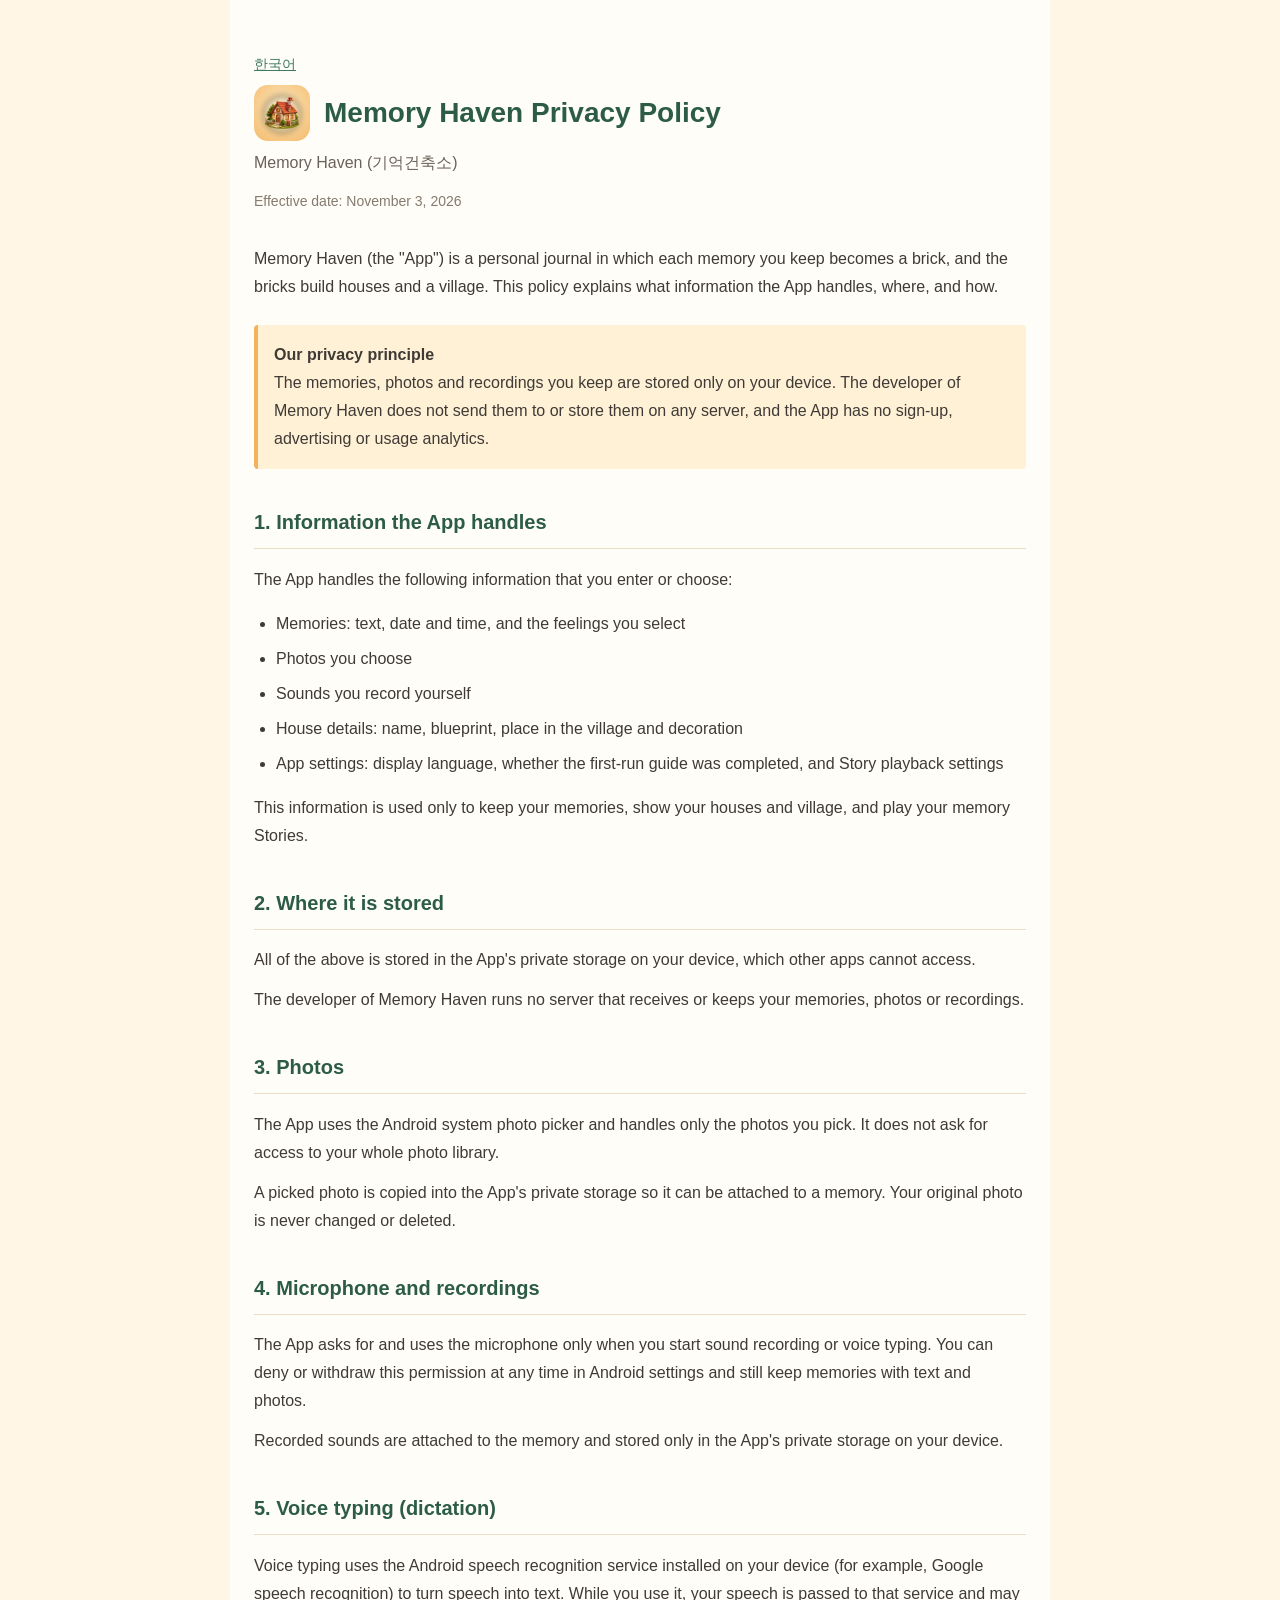
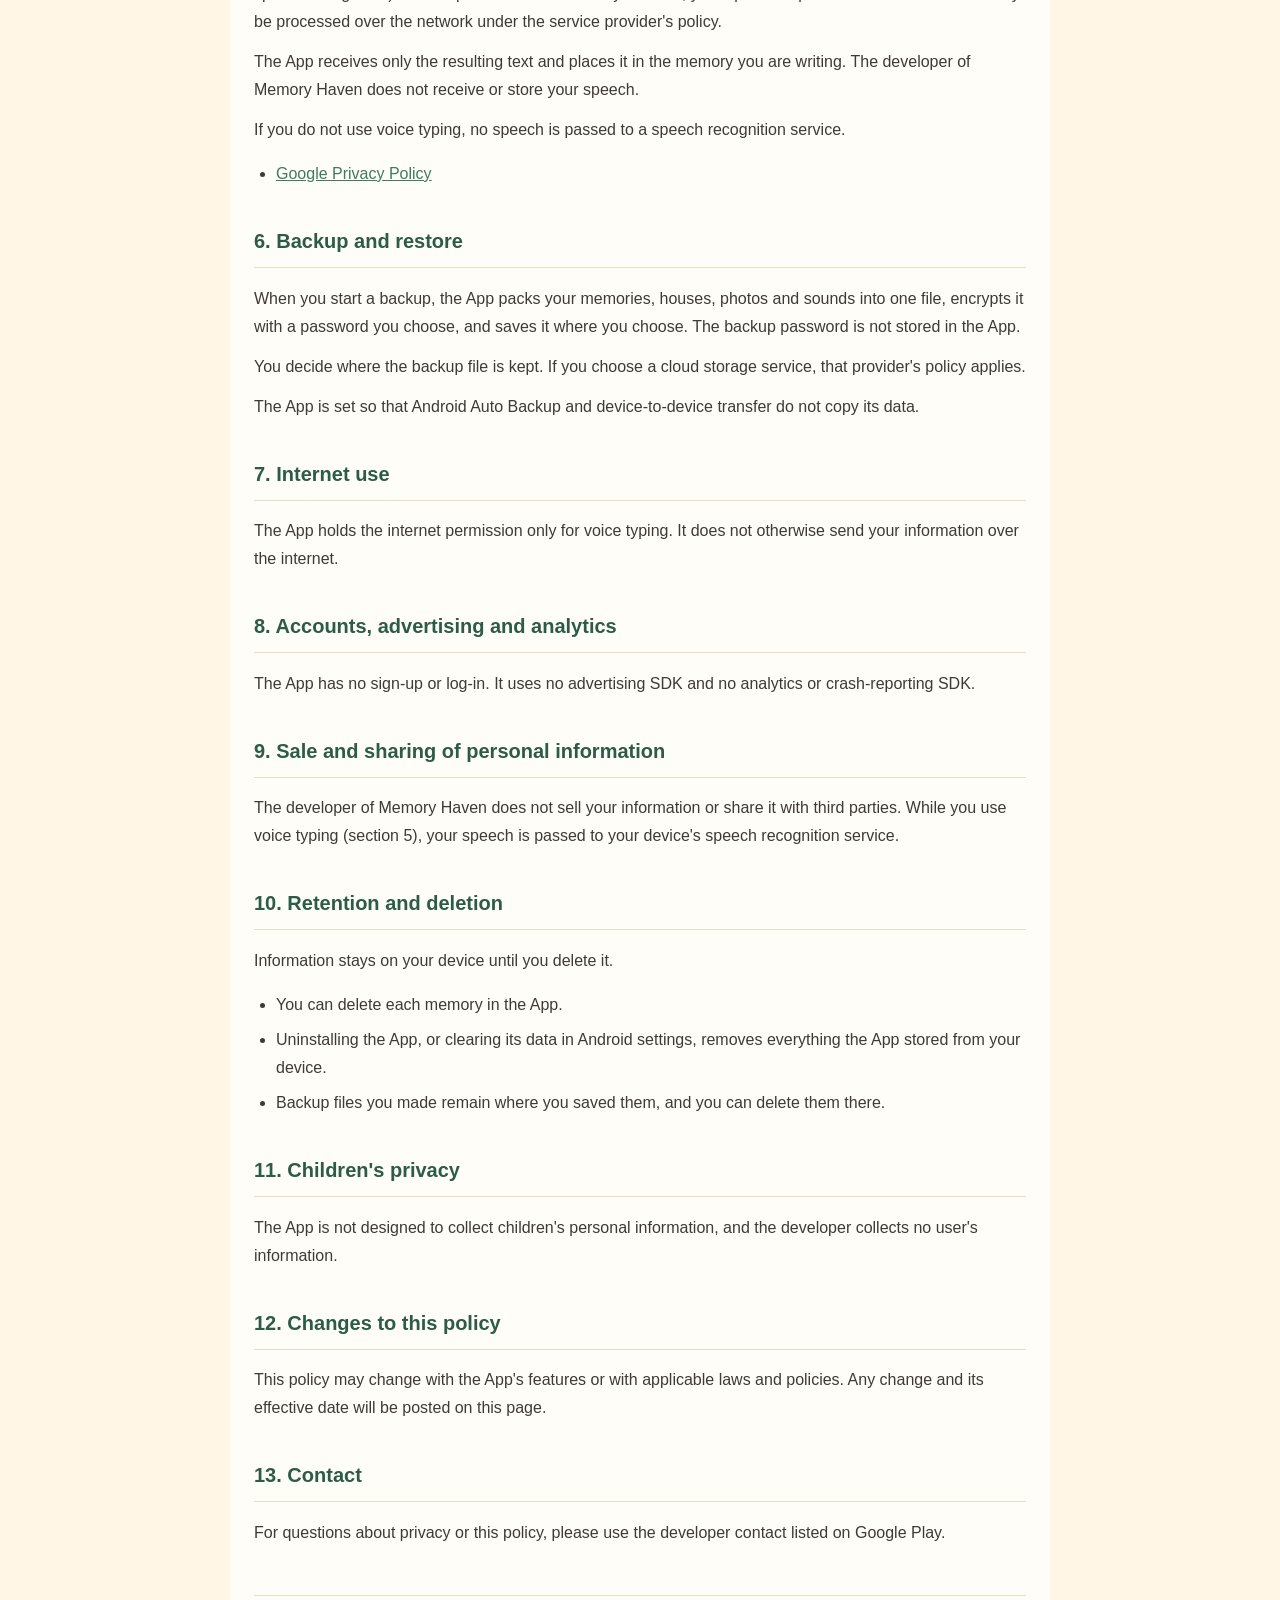
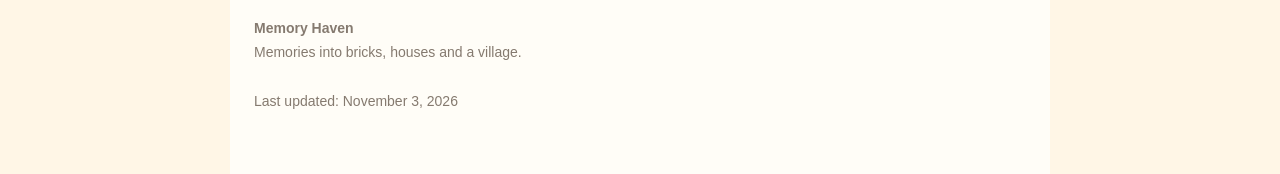
<file: index.html>
<!DOCTYPE html>
<html lang="en">
<head>
  <meta charset="UTF-8">
  <meta name="viewport" content="width=device-width, initial-scale=1.0">
  <meta name="description" content="Memory Haven privacy policy">
  <title>Memory Haven Privacy Policy</title>
  <link rel="stylesheet" href="style.css">
  <script>
    // Open the policy in the visitor's language when there is one.
    (function () {
      var pages = { ko: 'privacy-policy-ko.html', en: 'privacy-policy-en.html' };
      var langs = navigator.languages || [navigator.language || ''];
      for (var i = 0; i < langs.length; i++) {
        var code = String(langs[i]).toLowerCase().split('-')[0];
        if (pages[code]) {
          location.replace(pages[code]);
          return;
        }
      }
    })();
  </script>
</head>
<body>
<div class="container">
  <div class="brand">
    <img src="icon.png" alt="">
    <h1>Memory Haven · 기억건축소</h1>
  </div>
  <p class="subtitle">Privacy Policy · 개인정보처리방침</p>
  <div class="choices">
    <a href="privacy-policy-ko.html" hreflang="ko">한국어</a>
    <a href="privacy-policy-en.html" hreflang="en">English</a>
  </div>
</div>
</body>
</html>
</file>
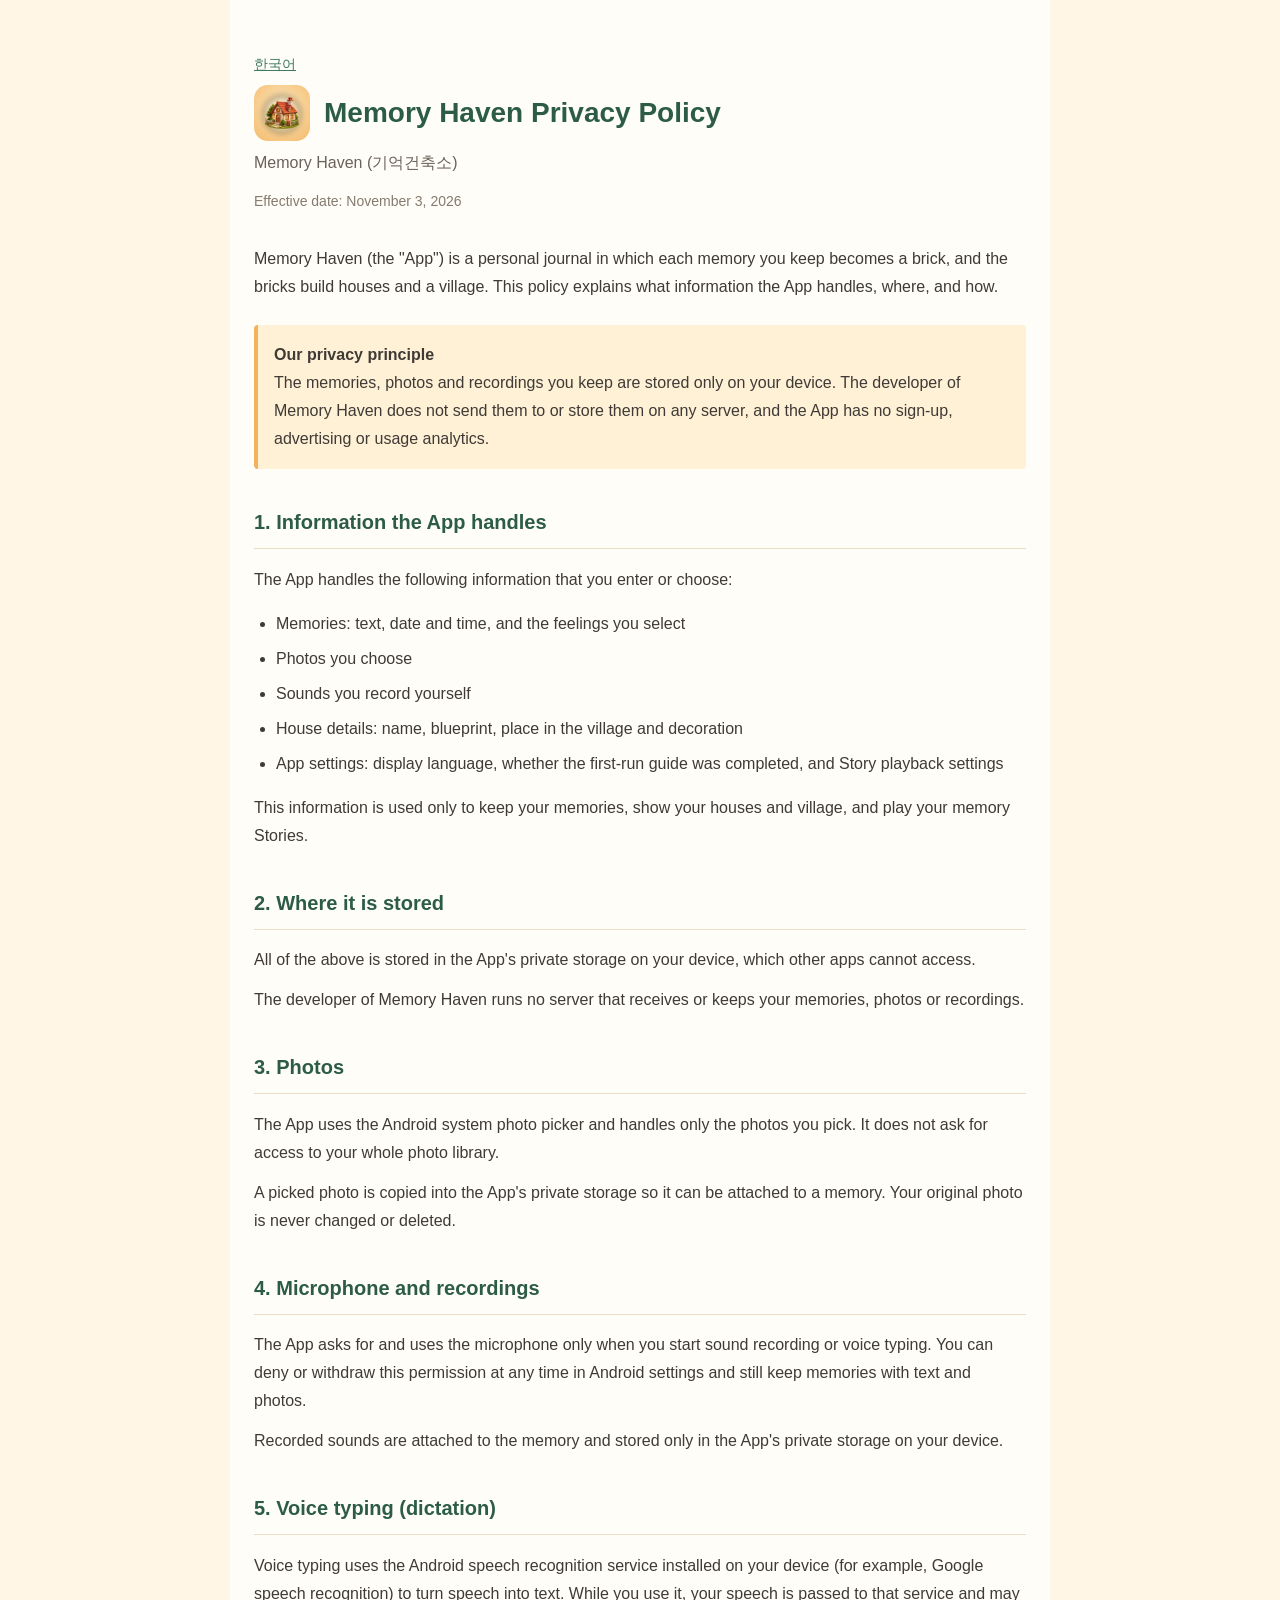
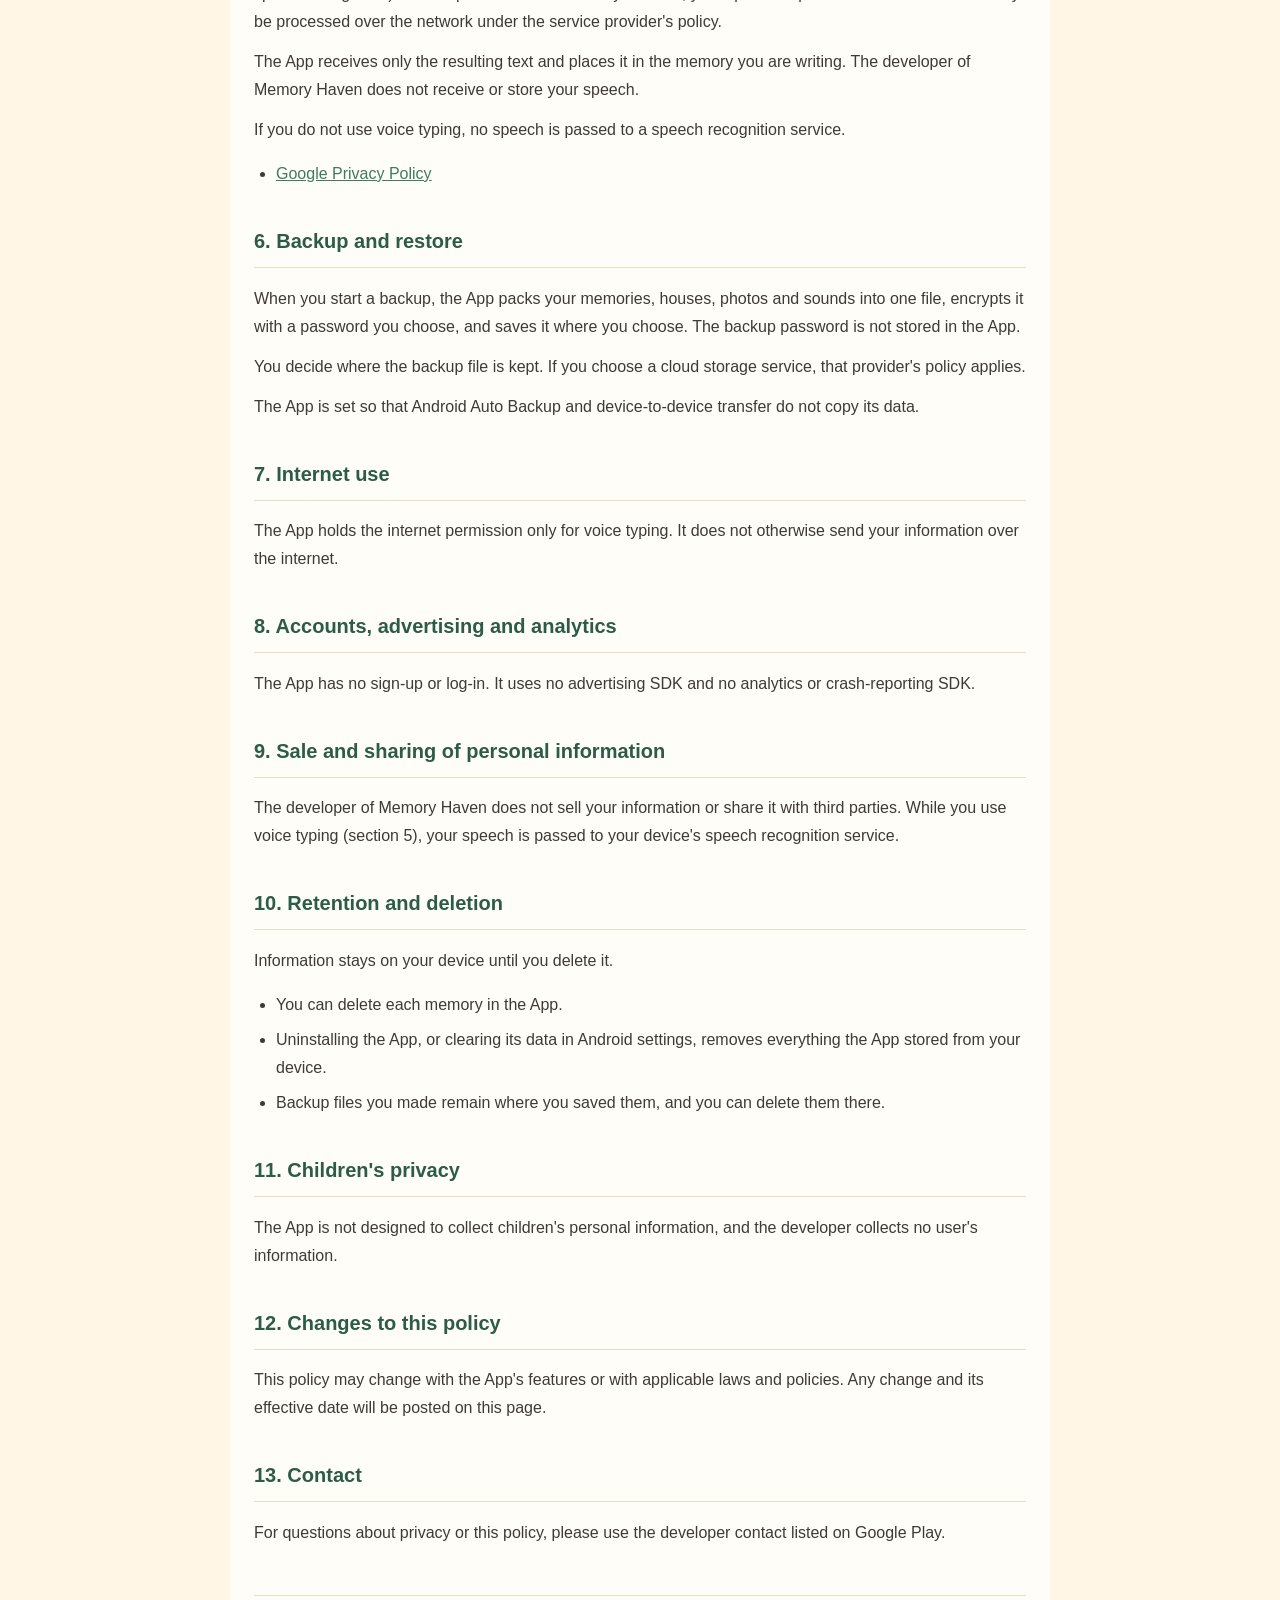
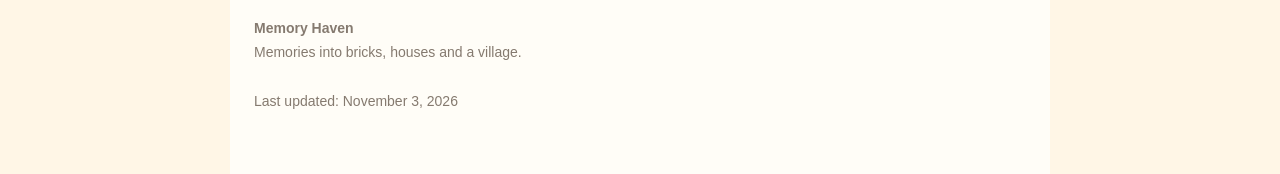
<file: privacy-policy-en.html>
<!DOCTYPE html>
<html lang="en">
<head>
  <meta charset="UTF-8">
  <meta name="viewport" content="width=device-width, initial-scale=1.0">
  <meta name="description" content="Memory Haven privacy policy">
  <title>Memory Haven Privacy Policy</title>
  <link rel="stylesheet" href="style.css">
</head>
<body>
<div class="container">

  <p class="lang"><a href="privacy-policy-ko.html" hreflang="ko">한국어</a></p>

  <div class="brand">
    <img src="icon.png" alt="">
    <h1>Memory Haven Privacy Policy</h1>
  </div>
  <p class="subtitle">Memory Haven (기억건축소)</p>
  <p class="date">Effective date: November 3, 2026</p>

  <p>
    Memory Haven (the "App") is a personal journal in which each memory you
    keep becomes a brick, and the bricks build houses and a village. This
    policy explains what information the App handles, where, and how.
  </p>

  <div class="notice">
    <strong>Our privacy principle</strong><br>
    The memories, photos and recordings you keep are stored only on your
    device. The developer of Memory Haven does not send them to or store them
    on any server, and the App has no sign-up, advertising or usage analytics.
  </div>


  <h2>1. Information the App handles</h2>

  <p>The App handles the following information that you enter or choose:</p>
  <ul>
    <li>Memories: text, date and time, and the feelings you select</li>
    <li>Photos you choose</li>
    <li>Sounds you record yourself</li>
    <li>House details: name, blueprint, place in the village and decoration</li>
    <li>App settings: display language, whether the first-run guide was
      completed, and Story playback settings</li>
  </ul>
  <p>
    This information is used only to keep your memories, show your houses and
    village, and play your memory Stories.
  </p>


  <h2>2. Where it is stored</h2>

  <p>
    All of the above is stored in the App's private storage on your device,
    which other apps cannot access.
  </p>
  <p>
    The developer of Memory Haven runs no server that receives or keeps your
    memories, photos or recordings.
  </p>


  <h2>3. Photos</h2>

  <p>
    The App uses the Android system photo picker and handles only the photos
    you pick. It does not ask for access to your whole photo library.
  </p>
  <p>
    A picked photo is copied into the App's private storage so it can be
    attached to a memory. Your original photo is never changed or deleted.
  </p>


  <h2>4. Microphone and recordings</h2>

  <p>
    The App asks for and uses the microphone only when you start sound
    recording or voice typing. You can deny or withdraw this permission at any
    time in Android settings and still keep memories with text and photos.
  </p>
  <p>
    Recorded sounds are attached to the memory and stored only in the App's
    private storage on your device.
  </p>


  <h2>5. Voice typing (dictation)</h2>

  <p>
    Voice typing uses the Android speech recognition service installed on
    your device (for example, Google speech recognition) to turn speech into
    text. While you use it, your speech is passed to that service and may be
    processed over the network under the service provider's policy.
  </p>
  <p>
    The App receives only the resulting text and places it in the memory you
    are writing. The developer of Memory Haven does not receive or store your
    speech.
  </p>
  <p>
    If you do not use voice typing, no speech is passed to a speech
    recognition service.
  </p>
  <ul>
    <li>
      <a href="https://policies.google.com/privacy" target="_blank" rel="noopener noreferrer">
        Google Privacy Policy
      </a>
    </li>
  </ul>


  <h2>6. Backup and restore</h2>

  <p>
    When you start a backup, the App packs your memories, houses, photos and
    sounds into one file, encrypts it with a password you choose, and saves it
    where you choose. The backup password is not stored in the App.
  </p>
  <p>
    You decide where the backup file is kept. If you choose a cloud storage
    service, that provider's policy applies.
  </p>
  <p>
    The App is set so that Android Auto Backup and device-to-device transfer
    do not copy its data.
  </p>


  <h2>7. Internet use</h2>

  <p>
    The App holds the internet permission only for voice typing. It does not
    otherwise send your information over the internet.
  </p>


  <h2>8. Accounts, advertising and analytics</h2>

  <p>
    The App has no sign-up or log-in. It uses no advertising SDK and no
    analytics or crash-reporting SDK.
  </p>


  <h2>9. Sale and sharing of personal information</h2>

  <p>
    The developer of Memory Haven does not sell your information or share it
    with third parties. While you use voice typing (section 5), your speech is
    passed to your device's speech recognition service.
  </p>


  <h2>10. Retention and deletion</h2>

  <p>Information stays on your device until you delete it.</p>
  <ul>
    <li>You can delete each memory in the App.</li>
    <li>
      Uninstalling the App, or clearing its data in Android settings, removes
      everything the App stored from your device.
    </li>
    <li>
      Backup files you made remain where you saved them, and you can delete
      them there.
    </li>
  </ul>


  <h2>11. Children's privacy</h2>

  <p>
    The App is not designed to collect children's personal information, and
    the developer collects no user's information.
  </p>


  <h2>12. Changes to this policy</h2>

  <p>
    This policy may change with the App's features or with applicable laws
    and policies. Any change and its effective date will be posted on this
    page.
  </p>


  <h2>13. Contact</h2>

  <p>
    For questions about privacy or this policy, please use the developer
    contact listed on Google Play.
  </p>


  <footer>
    <strong>Memory Haven</strong><br>
    Memories into bricks, houses and a village.<br><br>
    Last updated: November 3, 2026
  </footer>

</div>
</body>
</html>
</file>
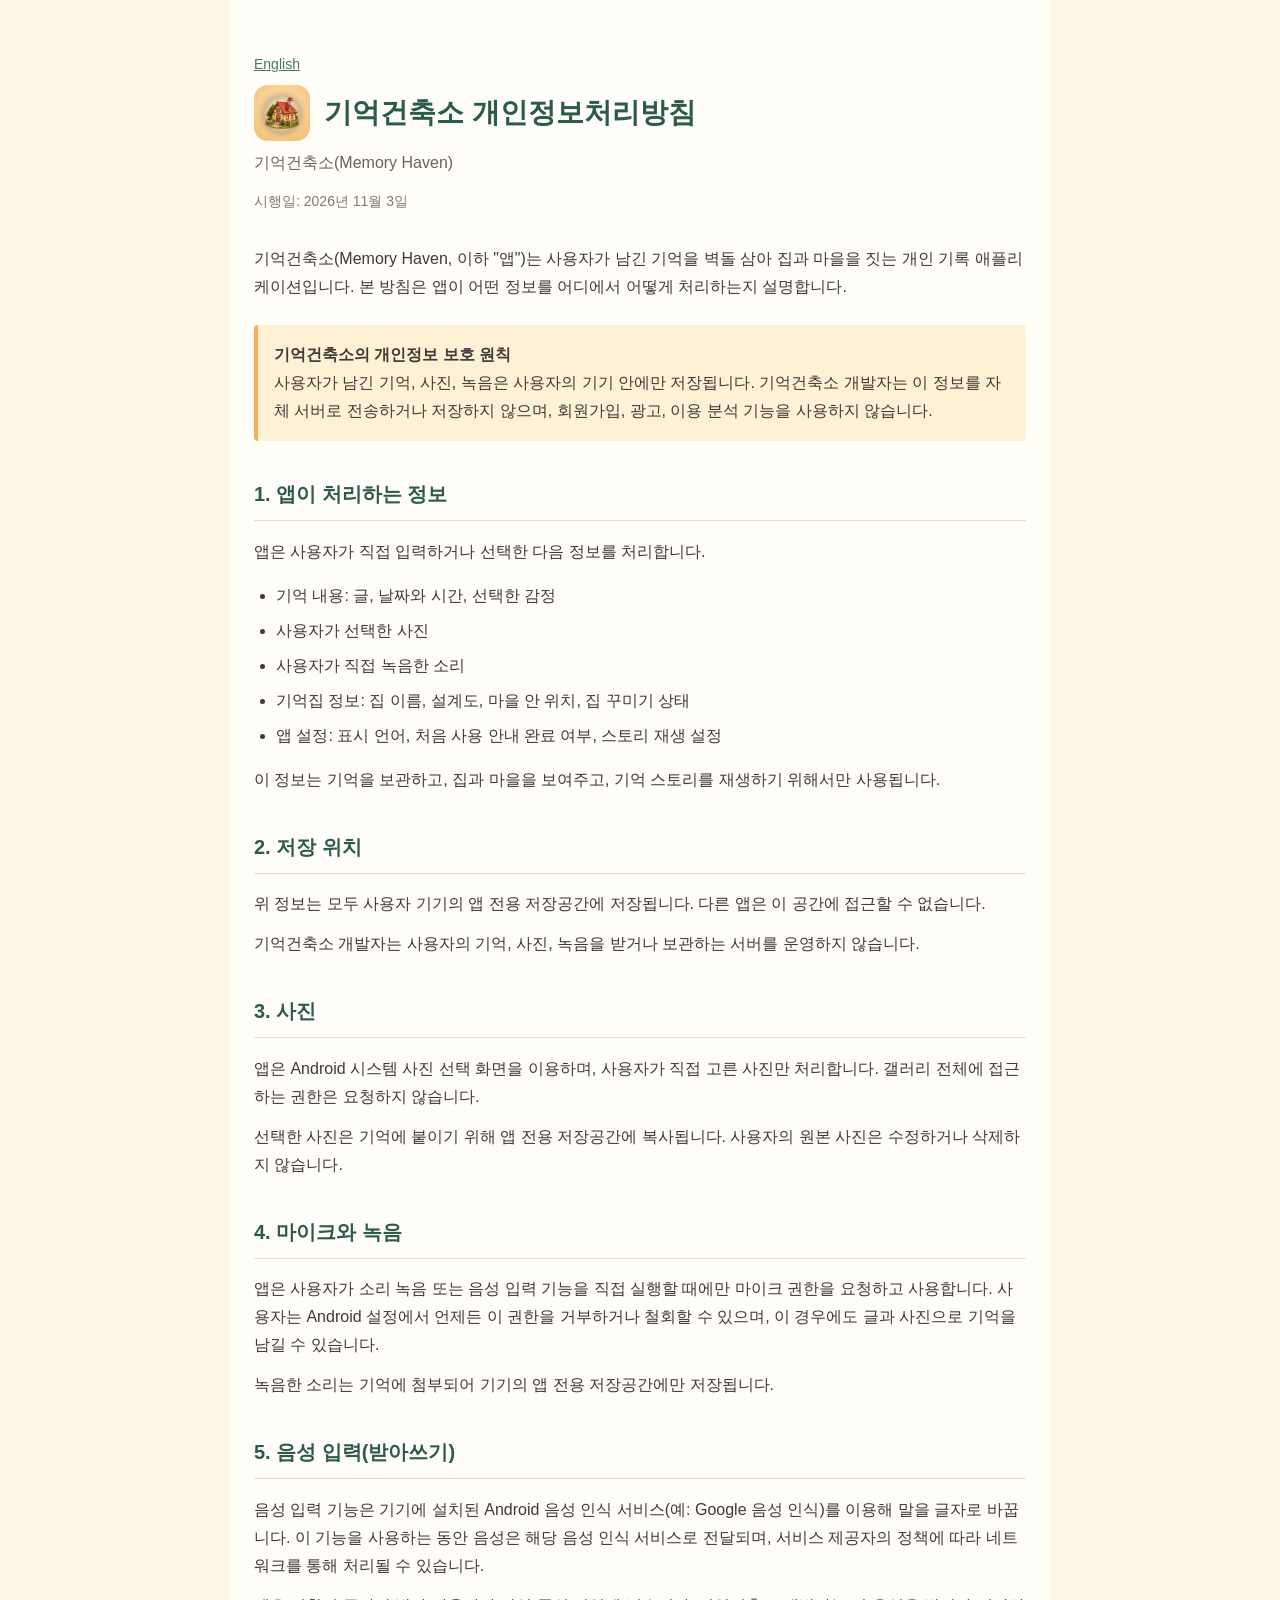
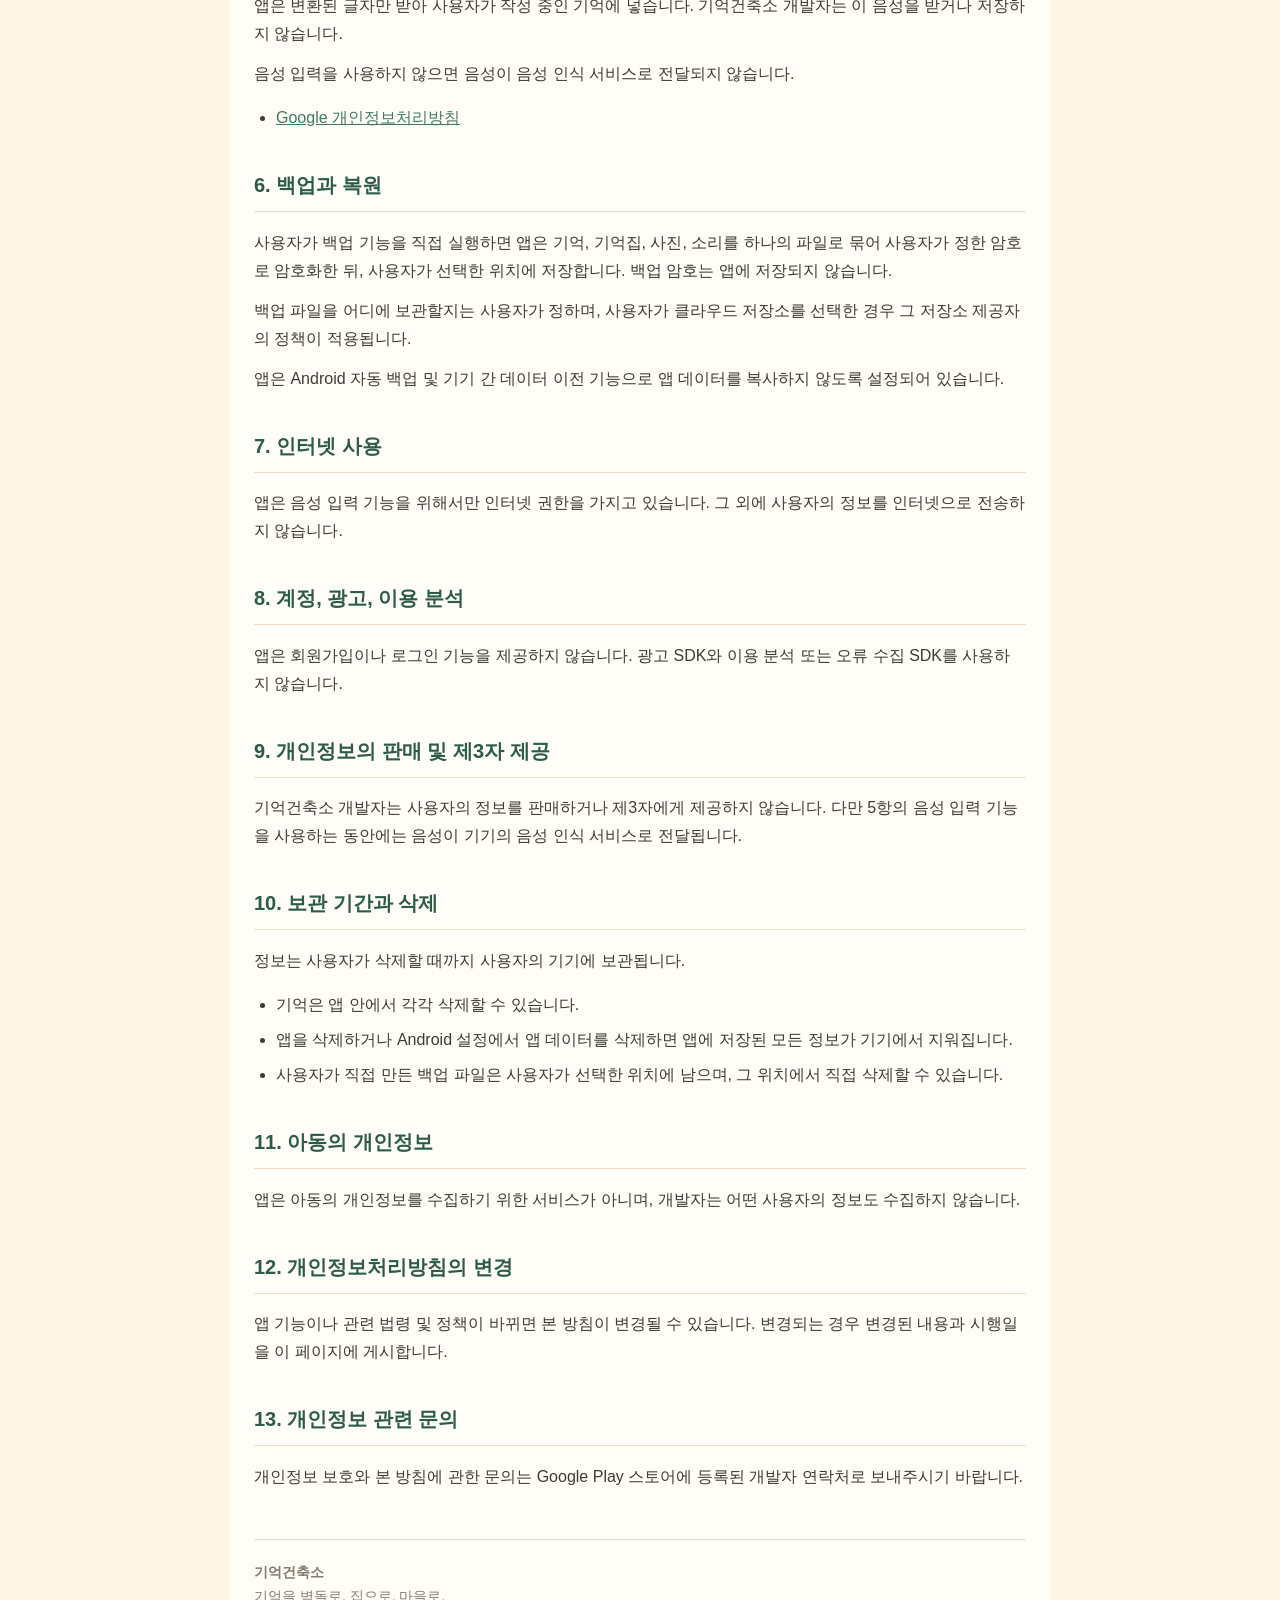
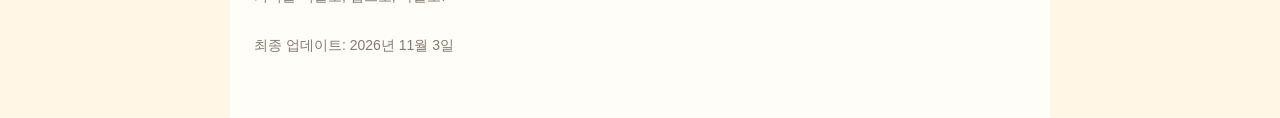
<file: privacy-policy-ko.html>
<!DOCTYPE html>
<html lang="ko">
<head>
  <meta charset="UTF-8">
  <meta name="viewport" content="width=device-width, initial-scale=1.0">
  <meta name="description" content="기억건축소(Memory Haven) 개인정보처리방침">
  <title>기억건축소 개인정보처리방침</title>
  <link rel="stylesheet" href="style.css">
</head>
<body>
<div class="container">

  <p class="lang"><a href="privacy-policy-en.html" hreflang="en">English</a></p>

  <div class="brand">
    <img src="icon.png" alt="">
    <h1>기억건축소 개인정보처리방침</h1>
  </div>
  <p class="subtitle">기억건축소(Memory Haven)</p>
  <p class="date">시행일: 2026년 11월 3일</p>

  <p>
    기억건축소(Memory Haven, 이하 "앱")는 사용자가 남긴 기억을 벽돌 삼아
    집과 마을을 짓는 개인 기록 애플리케이션입니다. 본 방침은 앱이 어떤
    정보를 어디에서 어떻게 처리하는지 설명합니다.
  </p>

  <div class="notice">
    <strong>기억건축소의 개인정보 보호 원칙</strong><br>
    사용자가 남긴 기억, 사진, 녹음은 사용자의 기기 안에만 저장됩니다.
    기억건축소 개발자는 이 정보를 자체 서버로 전송하거나 저장하지 않으며,
    회원가입, 광고, 이용 분석 기능을 사용하지 않습니다.
  </div>


  <h2>1. 앱이 처리하는 정보</h2>

  <p>앱은 사용자가 직접 입력하거나 선택한 다음 정보를 처리합니다.</p>
  <ul>
    <li>기억 내용: 글, 날짜와 시간, 선택한 감정</li>
    <li>사용자가 선택한 사진</li>
    <li>사용자가 직접 녹음한 소리</li>
    <li>기억집 정보: 집 이름, 설계도, 마을 안 위치, 집 꾸미기 상태</li>
    <li>앱 설정: 표시 언어, 처음 사용 안내 완료 여부, 스토리 재생 설정</li>
  </ul>
  <p>
    이 정보는 기억을 보관하고, 집과 마을을 보여주고, 기억 스토리를 재생하기
    위해서만 사용됩니다.
  </p>


  <h2>2. 저장 위치</h2>

  <p>
    위 정보는 모두 사용자 기기의 앱 전용 저장공간에 저장됩니다. 다른 앱은
    이 공간에 접근할 수 없습니다.
  </p>
  <p>
    기억건축소 개발자는 사용자의 기억, 사진, 녹음을 받거나 보관하는 서버를
    운영하지 않습니다.
  </p>


  <h2>3. 사진</h2>

  <p>
    앱은 Android 시스템 사진 선택 화면을 이용하며, 사용자가 직접 고른
    사진만 처리합니다. 갤러리 전체에 접근하는 권한은 요청하지 않습니다.
  </p>
  <p>
    선택한 사진은 기억에 붙이기 위해 앱 전용 저장공간에 복사됩니다. 사용자의
    원본 사진은 수정하거나 삭제하지 않습니다.
  </p>


  <h2>4. 마이크와 녹음</h2>

  <p>
    앱은 사용자가 소리 녹음 또는 음성 입력 기능을 직접 실행할 때에만 마이크
    권한을 요청하고 사용합니다. 사용자는 Android 설정에서 언제든 이 권한을
    거부하거나 철회할 수 있으며, 이 경우에도 글과 사진으로 기억을 남길 수
    있습니다.
  </p>
  <p>
    녹음한 소리는 기억에 첨부되어 기기의 앱 전용 저장공간에만 저장됩니다.
  </p>


  <h2>5. 음성 입력(받아쓰기)</h2>

  <p>
    음성 입력 기능은 기기에 설치된 Android 음성 인식 서비스(예: Google
    음성 인식)를 이용해 말을 글자로 바꿉니다. 이 기능을 사용하는 동안
    음성은 해당 음성 인식 서비스로 전달되며, 서비스 제공자의 정책에 따라
    네트워크를 통해 처리될 수 있습니다.
  </p>
  <p>
    앱은 변환된 글자만 받아 사용자가 작성 중인 기억에 넣습니다.
    기억건축소 개발자는 이 음성을 받거나 저장하지 않습니다.
  </p>
  <p>
    음성 입력을 사용하지 않으면 음성이 음성 인식 서비스로 전달되지 않습니다.
  </p>
  <ul>
    <li>
      <a href="https://policies.google.com/privacy" target="_blank" rel="noopener noreferrer">
        Google 개인정보처리방침
      </a>
    </li>
  </ul>


  <h2>6. 백업과 복원</h2>

  <p>
    사용자가 백업 기능을 직접 실행하면 앱은 기억, 기억집, 사진, 소리를
    하나의 파일로 묶어 사용자가 정한 암호로 암호화한 뒤, 사용자가 선택한
    위치에 저장합니다. 백업 암호는 앱에 저장되지 않습니다.
  </p>
  <p>
    백업 파일을 어디에 보관할지는 사용자가 정하며, 사용자가 클라우드 저장소를
    선택한 경우 그 저장소 제공자의 정책이 적용됩니다.
  </p>
  <p>
    앱은 Android 자동 백업 및 기기 간 데이터 이전 기능으로 앱 데이터를
    복사하지 않도록 설정되어 있습니다.
  </p>


  <h2>7. 인터넷 사용</h2>

  <p>
    앱은 음성 입력 기능을 위해서만 인터넷 권한을 가지고 있습니다. 그 외에
    사용자의 정보를 인터넷으로 전송하지 않습니다.
  </p>


  <h2>8. 계정, 광고, 이용 분석</h2>

  <p>
    앱은 회원가입이나 로그인 기능을 제공하지 않습니다. 광고 SDK와 이용 분석
    또는 오류 수집 SDK를 사용하지 않습니다.
  </p>


  <h2>9. 개인정보의 판매 및 제3자 제공</h2>

  <p>
    기억건축소 개발자는 사용자의 정보를 판매하거나 제3자에게 제공하지
    않습니다. 다만 5항의 음성 입력 기능을 사용하는 동안에는 음성이 기기의
    음성 인식 서비스로 전달됩니다.
  </p>


  <h2>10. 보관 기간과 삭제</h2>

  <p>
    정보는 사용자가 삭제할 때까지 사용자의 기기에 보관됩니다.
  </p>
  <ul>
    <li>기억은 앱 안에서 각각 삭제할 수 있습니다.</li>
    <li>
      앱을 삭제하거나 Android 설정에서 앱 데이터를 삭제하면 앱에 저장된
      모든 정보가 기기에서 지워집니다.
    </li>
    <li>
      사용자가 직접 만든 백업 파일은 사용자가 선택한 위치에 남으며, 그
      위치에서 직접 삭제할 수 있습니다.
    </li>
  </ul>


  <h2>11. 아동의 개인정보</h2>

  <p>
    앱은 아동의 개인정보를 수집하기 위한 서비스가 아니며, 개발자는 어떤
    사용자의 정보도 수집하지 않습니다.
  </p>


  <h2>12. 개인정보처리방침의 변경</h2>

  <p>
    앱 기능이나 관련 법령 및 정책이 바뀌면 본 방침이 변경될 수 있습니다.
    변경되는 경우 변경된 내용과 시행일을 이 페이지에 게시합니다.
  </p>


  <h2>13. 개인정보 관련 문의</h2>

  <p>
    개인정보 보호와 본 방침에 관한 문의는 Google Play 스토어에 등록된
    개발자 연락처로 보내주시기 바랍니다.
  </p>


  <footer>
    <strong>기억건축소</strong><br>
    기억을 벽돌로, 집으로, 마을로.<br><br>
    최종 업데이트: 2026년 11월 3일
  </footer>

</div>
</body>
</html>
</file>
<file: style.css>
body {
  font-family: -apple-system, BlinkMacSystemFont, "Segoe UI", "Noto Sans KR",
    Arial, sans-serif;
  line-height: 1.75;
  margin: 0;
  background: #fff6e6;
  color: #3f3a36;
}

.container {
  max-width: 820px;
  margin: 0 auto;
  padding: 40px 24px 60px;
  background: #fffdf7;
  min-height: 100vh;
  box-sizing: border-box;
}

.brand {
  display: flex;
  align-items: center;
  gap: 14px;
  margin-bottom: 8px;
}

.brand img {
  width: 56px;
  height: 56px;
  border-radius: 14px;
}

h1 {
  font-size: 28px;
  margin: 0;
  color: #2c5c48;
}

h2 {
  font-size: 20px;
  margin-top: 36px;
  padding-bottom: 8px;
  border-bottom: 1px solid #ecdcc4;
  color: #2c5c48;
}

p {
  margin: 12px 0;
}

ul {
  padding-left: 22px;
}

li {
  margin: 7px 0;
}

.subtitle {
  color: #6b625a;
  margin: 4px 0;
}

.date {
  color: #857a6f;
  font-size: 14px;
  margin-bottom: 32px;
}

.lang {
  font-size: 14px;
  margin-bottom: 8px;
}

.notice {
  background: #fff1d6;
  border-left: 4px solid #f2b25c;
  padding: 16px;
  margin: 24px 0;
  border-radius: 4px;
}

a {
  color: #3f7a61;
}

footer {
  margin-top: 48px;
  padding-top: 20px;
  border-top: 1px solid #ecdcc4;
  color: #857a6f;
  font-size: 14px;
}

.choices a {
  display: block;
  padding: 14px 18px;
  margin: 10px 0;
  border: 1px solid #ecdcc4;
  border-radius: 12px;
  text-decoration: none;
  font-weight: 600;
}

@media (max-width: 600px) {
  .container {
    padding: 28px 16px 48px;
  }

  h1 {
    font-size: 24px;
  }
}
</file>
